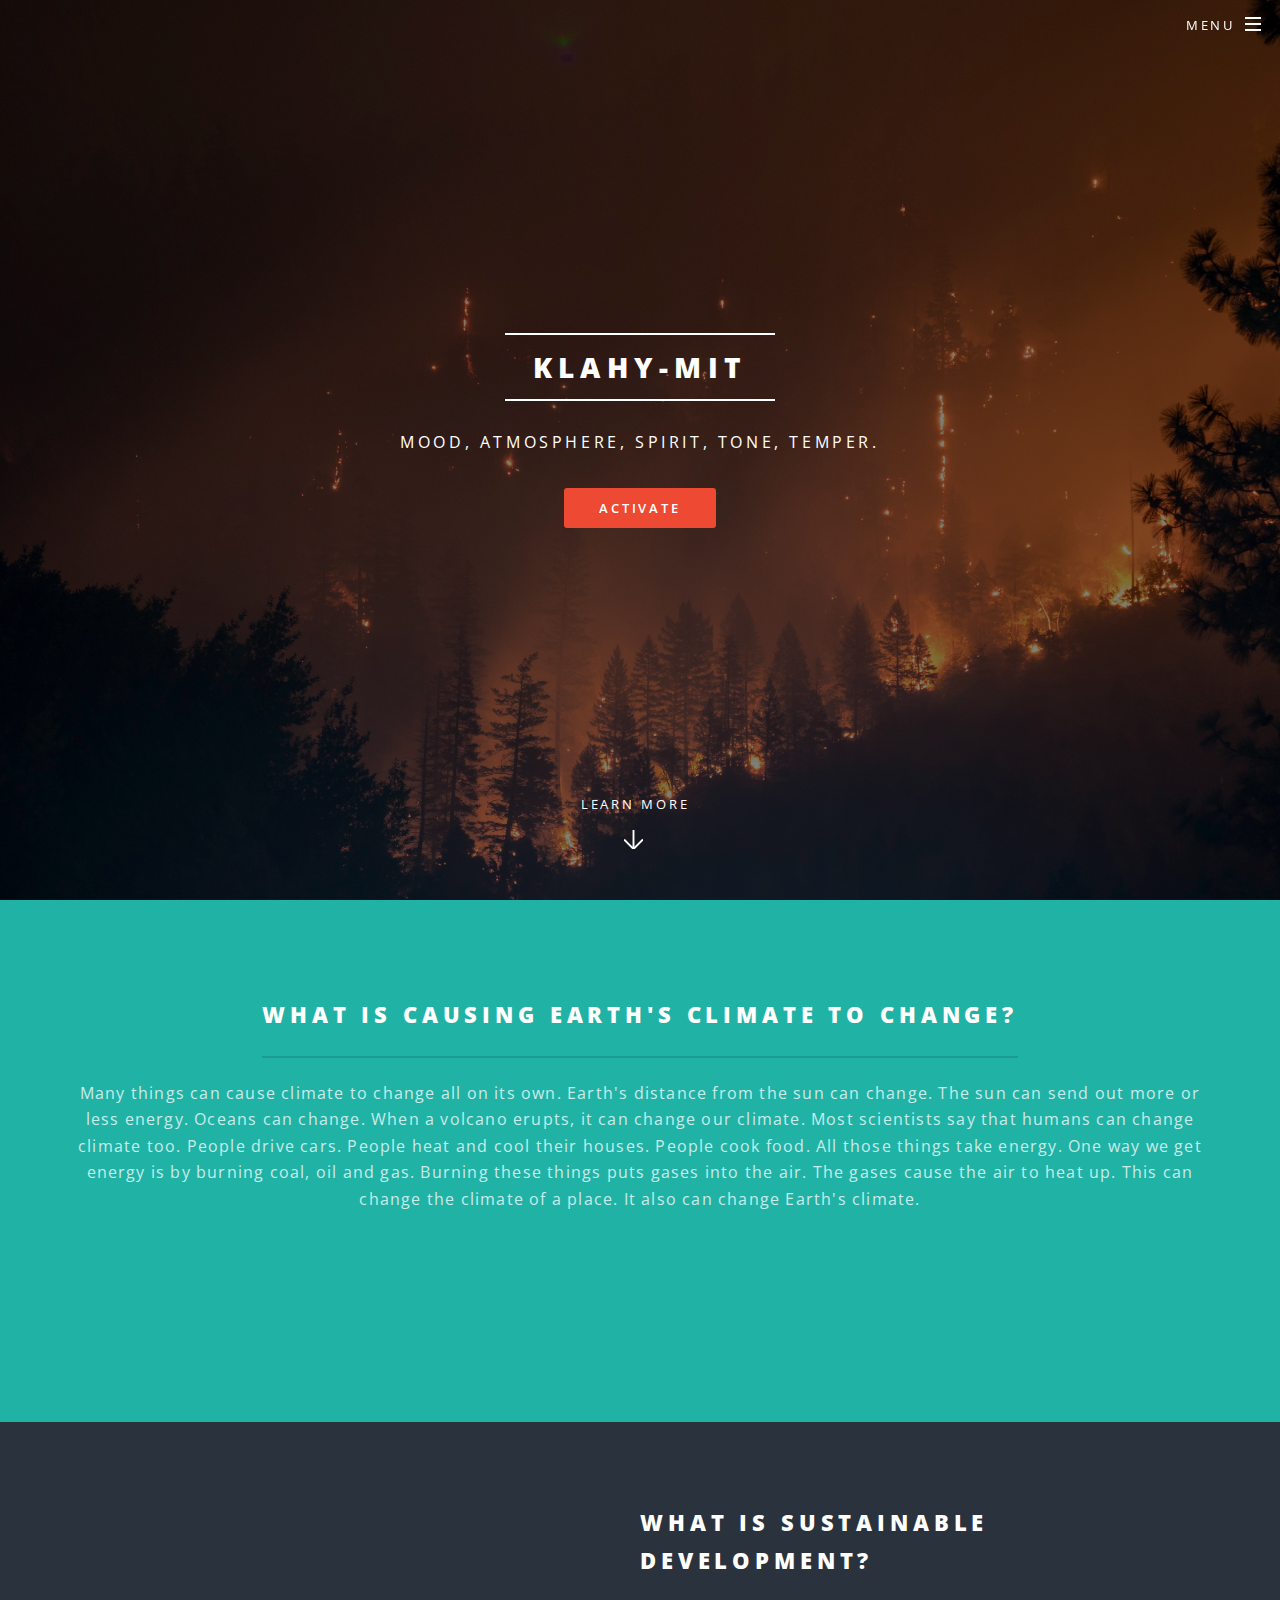
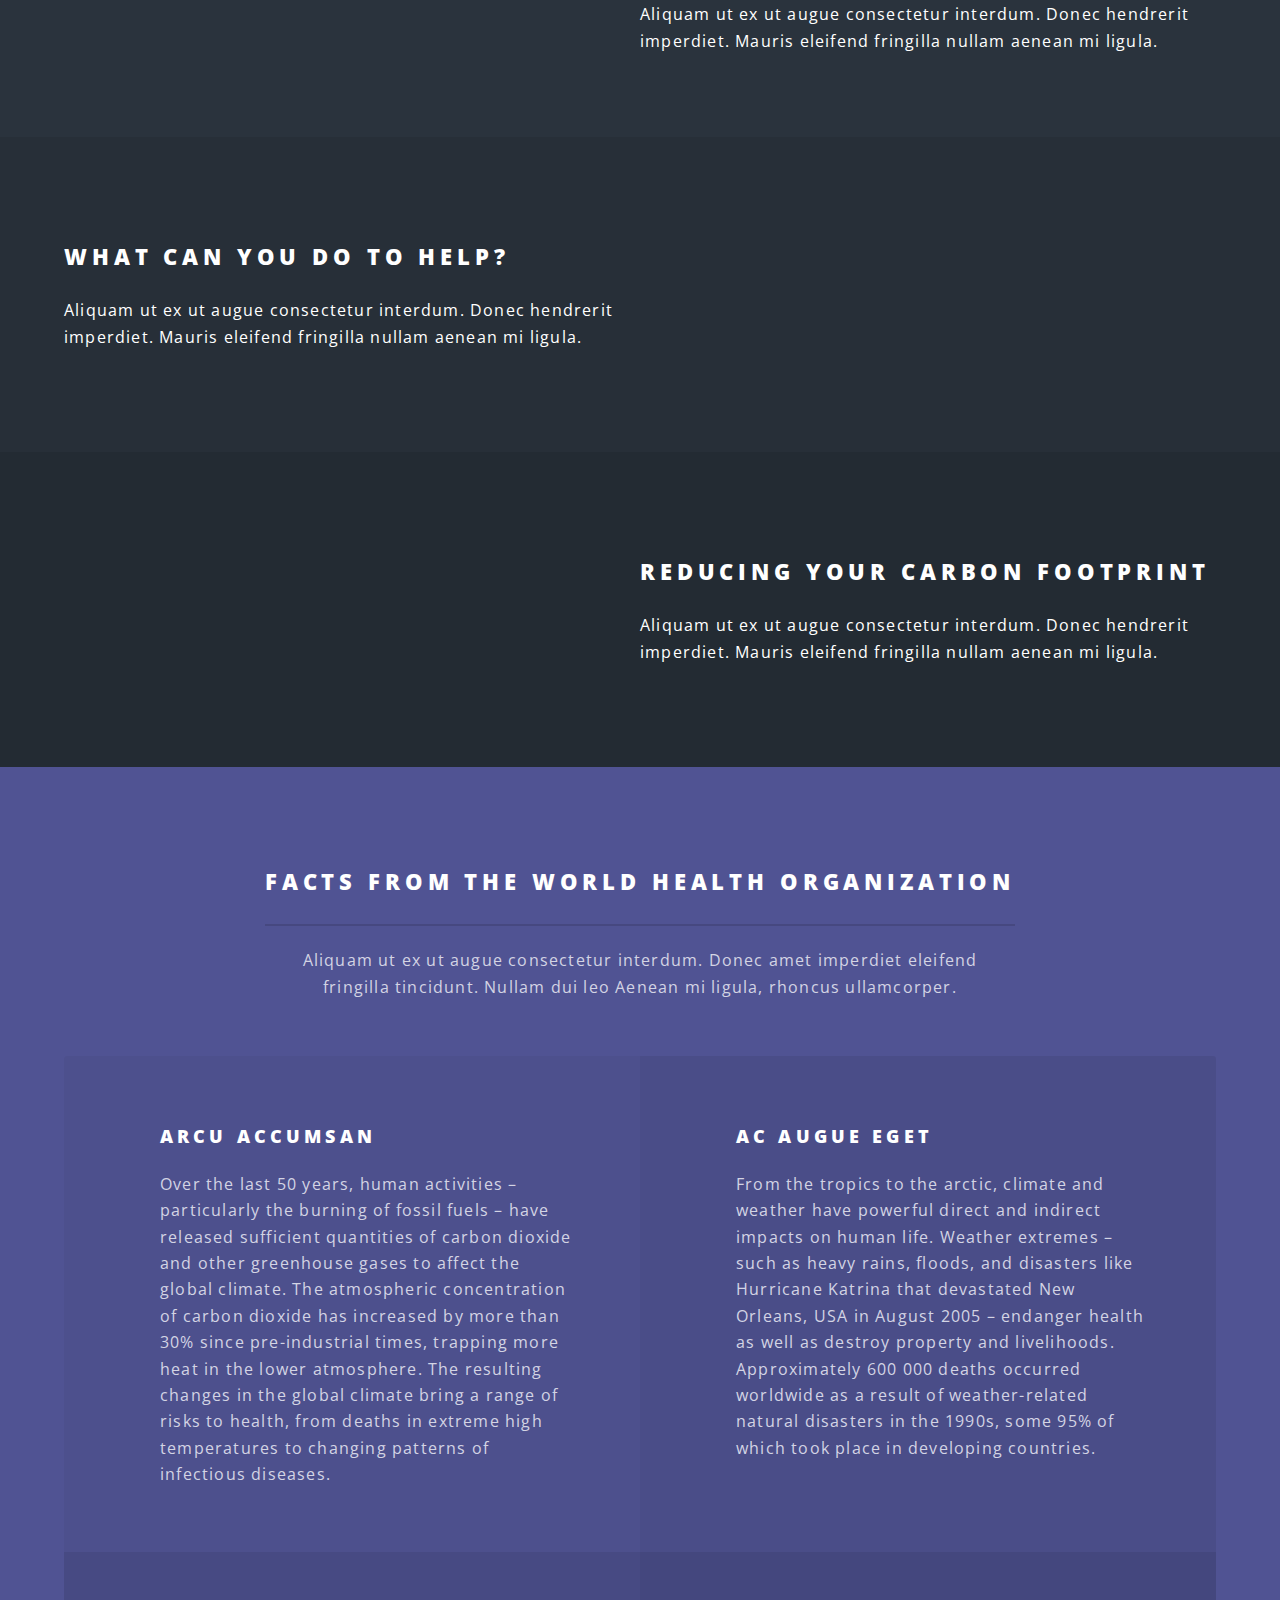
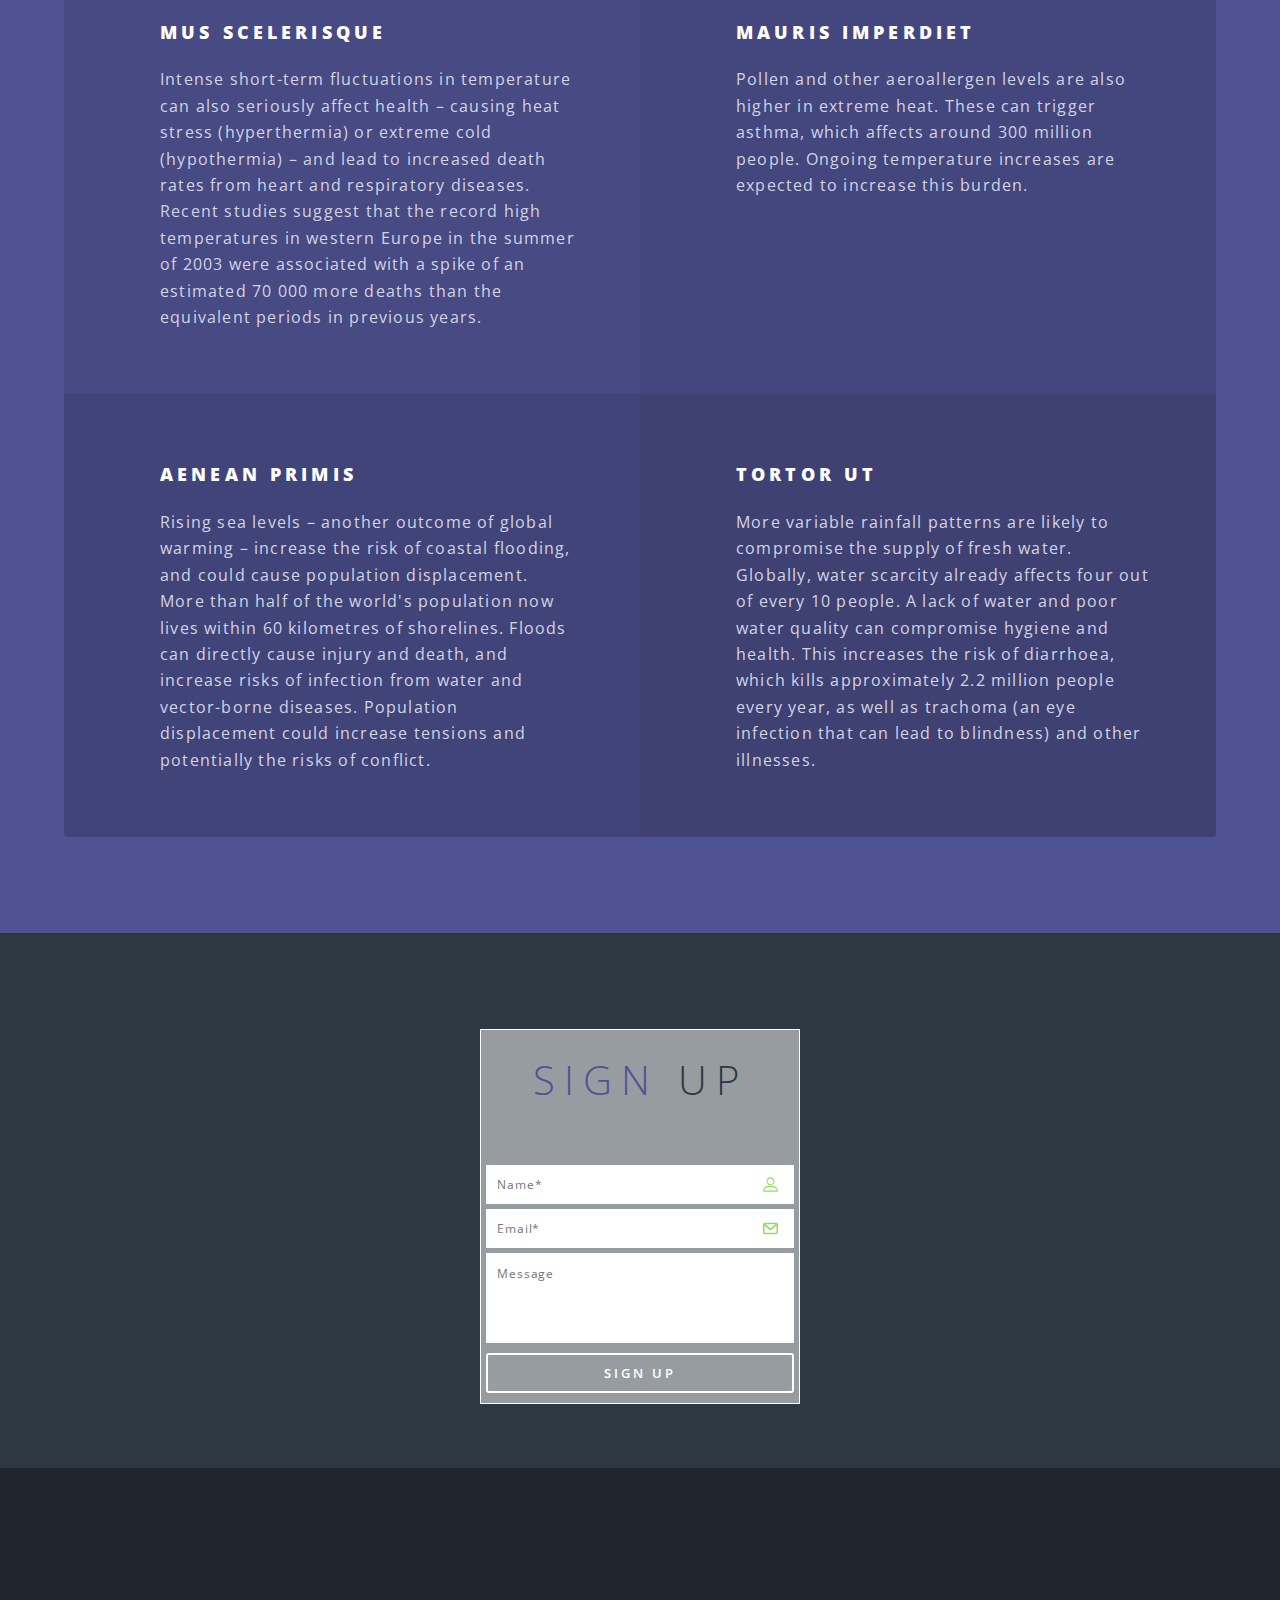
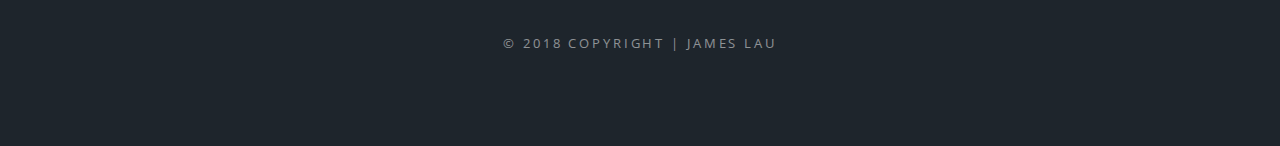
<file: index.html>
<!DOCTYPE HTML>

<html>
	<head>
		<title>Project Three - James Lau</title>
		<meta charset="utf-8" />
		<meta name="viewport" content="width=device-width, initial-scale=1, user-scalable=no" />
		<link rel="stylesheet" href="assets/css/main.css" />
		<noscript><link rel="stylesheet" href="assets/css/noscript.css" /></noscript>
		<link rel="stylesheet" href="https://use.fontawesome.com/releases/v5.5.0/css/all.css" integrity="sha384-B4dIYHKNBt8Bc12p+WXckhzcICo0wtJAoU8YZTY5qE0Id1GSseTk6S+L3BlXeVIU" crossorigin="anonymous">
	</head>
	<body class="landing is-preload">

		<!-- Page Wrapper -->
			<div id="page-wrapper">

				<!-- Header -->
					<header id="header" class="alt">
						<h1><a href="index.html">Klahy-mit</a></h1>
						<nav id="nav">
							<ul>
								<li class="special">
									<a href="#menu" class="menuToggle"><span>Menu</span></a>
									<div id="menu">
										<ul>
											<li><a href="index.html">Home</a></li>
											<li><a href="generic.html">Generic</a></li>
											<li><a href="#SignUp" class="more scrolly">Sign Up</a></li>
										</ul>
									</div>
								</li>
							</ul>
						</nav>
					</header>

				<!-- Banner -->
					<section id="banner">
						<div class="inner">
							<h2>Klahy-mit</h2>
							<p>mood, atmosphere, spirit, tone, temper.</p>
							<ul class="actions special">
								<li><a href="#" class="button primary">Activate</a></li>
							</ul>
						</div>
						<a href="#one" class="more scrolly">Learn More</a>
					</section>

				<!-- One -->
					<section id="one" class="wrapper style1 special">
						<div class="inner">
							<header class="major">
								<h2>What is causing Earth's climate to change?</h2>
								<p>Many things can cause climate to change all on its own. Earth's distance from the sun can change. The sun can send out more or less energy. Oceans can change. When a volcano erupts, it can change our climate.
								Most scientists say that humans can change climate too. People drive cars. People heat and cool their houses. People cook food. All those things take energy. One way we get energy is by burning coal, oil and gas. Burning these things puts gases into the air. The gases cause the air to heat up. This can change the climate of a place. It also can change Earth's climate.</p>
							</header>
							<ul class="icons major">
								<li><span class="fas fa-car-side"></span></li>
								<li><span class="fas fa-plane"></span></li>
								<li><span class="fas fa-city"></span></li>
							</ul>
						</div>
					</section>

				<!-- Two -->
					<section id="two" class="wrapper alt style2">
						<section class="spotlight">
							<div class="video">
								<iframe src="https://www.youtube.com/embed/7V8oFI4GYMY" frameborder="0" allow="accelerometer; autoplay; encrypted-media; gyroscope; picture-in-picture" allowfullscreen></iframe>
							</div>
							<div class="content">
								<h2>What is sustainable development?</h2>
								<p>Aliquam ut ex ut augue consectetur interdum. Donec hendrerit imperdiet. Mauris eleifend fringilla nullam aenean mi ligula.</p>
							</div>
						</section>
						<section class="spotlight">
							<div class="video">
								<iframe src="https://www.youtube.com/embed/gUhxcdzRgLQ" frameborder="0" allow="accelerometer; autoplay; encrypted-media; gyroscope; picture-in-picture" allowfullscreen></iframe>
							</div>
							<div class="content">
								<h2>What can you do to help?</h2>
								<p>Aliquam ut ex ut augue consectetur interdum. Donec hendrerit imperdiet. Mauris eleifend fringilla nullam aenean mi ligula.</p>
							</div>
						</section>
						<section class="spotlight">
							<div class="video">
								<iframe src="https://www.youtube.com/embed/Xdl5Vht0sO8" frameborder="0" allow="accelerometer; autoplay; encrypted-media; gyroscope; picture-in-picture" allowfullscreen></iframe>
							</div>
							<div class="content">
								<h2>Reducing your carbon footprint</h2>
								<p>Aliquam ut ex ut augue consectetur interdum. Donec hendrerit imperdiet. Mauris eleifend fringilla nullam aenean mi ligula.</p>
							</div>
						</section>
					</section>

				<!-- Three -->
					<section id="three" class="wrapper style3 special">
						<div class="inner">
							<header class="major">
								
								<h2>Facts from the World Health Organization</h2>
								<p>Aliquam ut ex ut augue consectetur interdum. Donec amet imperdiet eleifend<br />
								fringilla tincidunt. Nullam dui leo Aenean mi ligula, rhoncus ullamcorper.</p>
							</header>
							<ul class="features">
								<li>
									<h3>Arcu accumsan</h3>
									<p>Over the last 50 years, human activities – particularly the burning of fossil fuels – have released sufficient quantities of carbon dioxide and other greenhouse gases to affect the global climate. The atmospheric concentration of carbon dioxide has increased by more than 30% since pre-industrial times, trapping more heat in the lower atmosphere. The resulting changes in the global climate bring a range of risks to health, from deaths in extreme high temperatures to changing patterns of infectious diseases.</p>
								</li>
								<li>
									<h3>Ac Augue Eget</h3>
									<p>From the tropics to the arctic, climate and weather have powerful direct and indirect impacts on human life. Weather extremes – such as heavy rains, floods, and disasters like Hurricane Katrina that devastated New Orleans, USA in August 2005 – endanger health as well as destroy property and livelihoods. Approximately 600 000 deaths occurred worldwide as a result of weather-related natural disasters in the 1990s, some 95% of which took place in developing countries.</p>
								</li>
								<li>
									<h3>Mus Scelerisque</h3>
									<p>Intense short-term fluctuations in temperature can also seriously affect health – causing heat stress (hyperthermia) or extreme cold (hypothermia) – and lead to increased death rates from heart and respiratory diseases. Recent studies suggest that the record high temperatures in western Europe in the summer of 2003 were associated with a spike of an estimated 70 000 more deaths than the equivalent periods in previous years.</p>
								</li>
								<li>
									<h3>Mauris Imperdiet</h3>
									<p>Pollen and other aeroallergen levels are also higher in extreme heat. These can trigger asthma, which affects around 300 million people. Ongoing temperature increases are expected to increase this burden.</p>
								</li>
								<li>
									<h3>Aenean Primis</h3>
									<p>Rising sea levels – another outcome of global warming – increase the risk of coastal flooding, and could cause population displacement. More than half of the world's population now lives within 60 kilometres of shorelines. Floods can directly cause injury and death, and increase risks of infection from water and vector-borne diseases. Population displacement could increase tensions and potentially the risks of conflict.</p>
								</li>
								<li>
									<h3>Tortor Ut</h3>
									<p>More variable rainfall patterns are likely to compromise the supply of fresh water. Globally, water scarcity already affects four out of every 10 people. A lack of water and poor water quality can compromise hygiene and health. This increases the risk of diarrhoea, which kills approximately 2.2 million people every year, as well as trachoma (an eye infection that can lead to blindness) and other illnesses.</p>
								</li>
							</ul>
						</div>
					</section>

				<!-- Form -->
					<section id="SignUp" class="wrapper style4">

						<div class="form">
							<form action="http://www.focuspocus.io/magic/james83lau@gmail.com" method="POST" enctype="multipart/form-data">
								<h2>
									<span>Sign</span> Up	
								</h2>
								<input name="Name" class="name" id="name" type="name" placeholder="Name*">
								<input name="Email" class="email" id="email" type="email" placeholder="Email*">
								<textarea name="Message" class="message" id="message" type="message" placeholder="Message"></textarea>
								<input type="submit" value="Sign Up">
							</form>
						</div>
					</section>
					
				<!-- Footer -->
					<footer id="footer">
						<ul class="icons">
							<li><a href="https://www.twitter.com"><span class="fab fa-twitter"></a></span></li>
							<li><a href="https://www.facebook.com"><span class="fab fa-facebook-f"></a></span></li>
							<li><a href="https://www.instagram.com"><span class="fab fa-instagram"></a></span></li>
						</ul>
						<ul class="copyright">
							<li>&copy; 2018 Copyright | James Lau </li>
						</ul>
					</footer>

			</div>

		<!-- Scripts -->
			<script src="assets/js/jquery.min.js"></script>
			<script src="assets/js/jquery.scrollex.min.js"></script>
			<script src="assets/js/jquery.scrolly.min.js"></script>
			<script src="assets/js/browser.min.js"></script>
			<script src="assets/js/breakpoints.min.js"></script>
			<script src="assets/js/util.js"></script>
			<script src="assets/js/main.js"></script>

	</body>
</html>
</file>
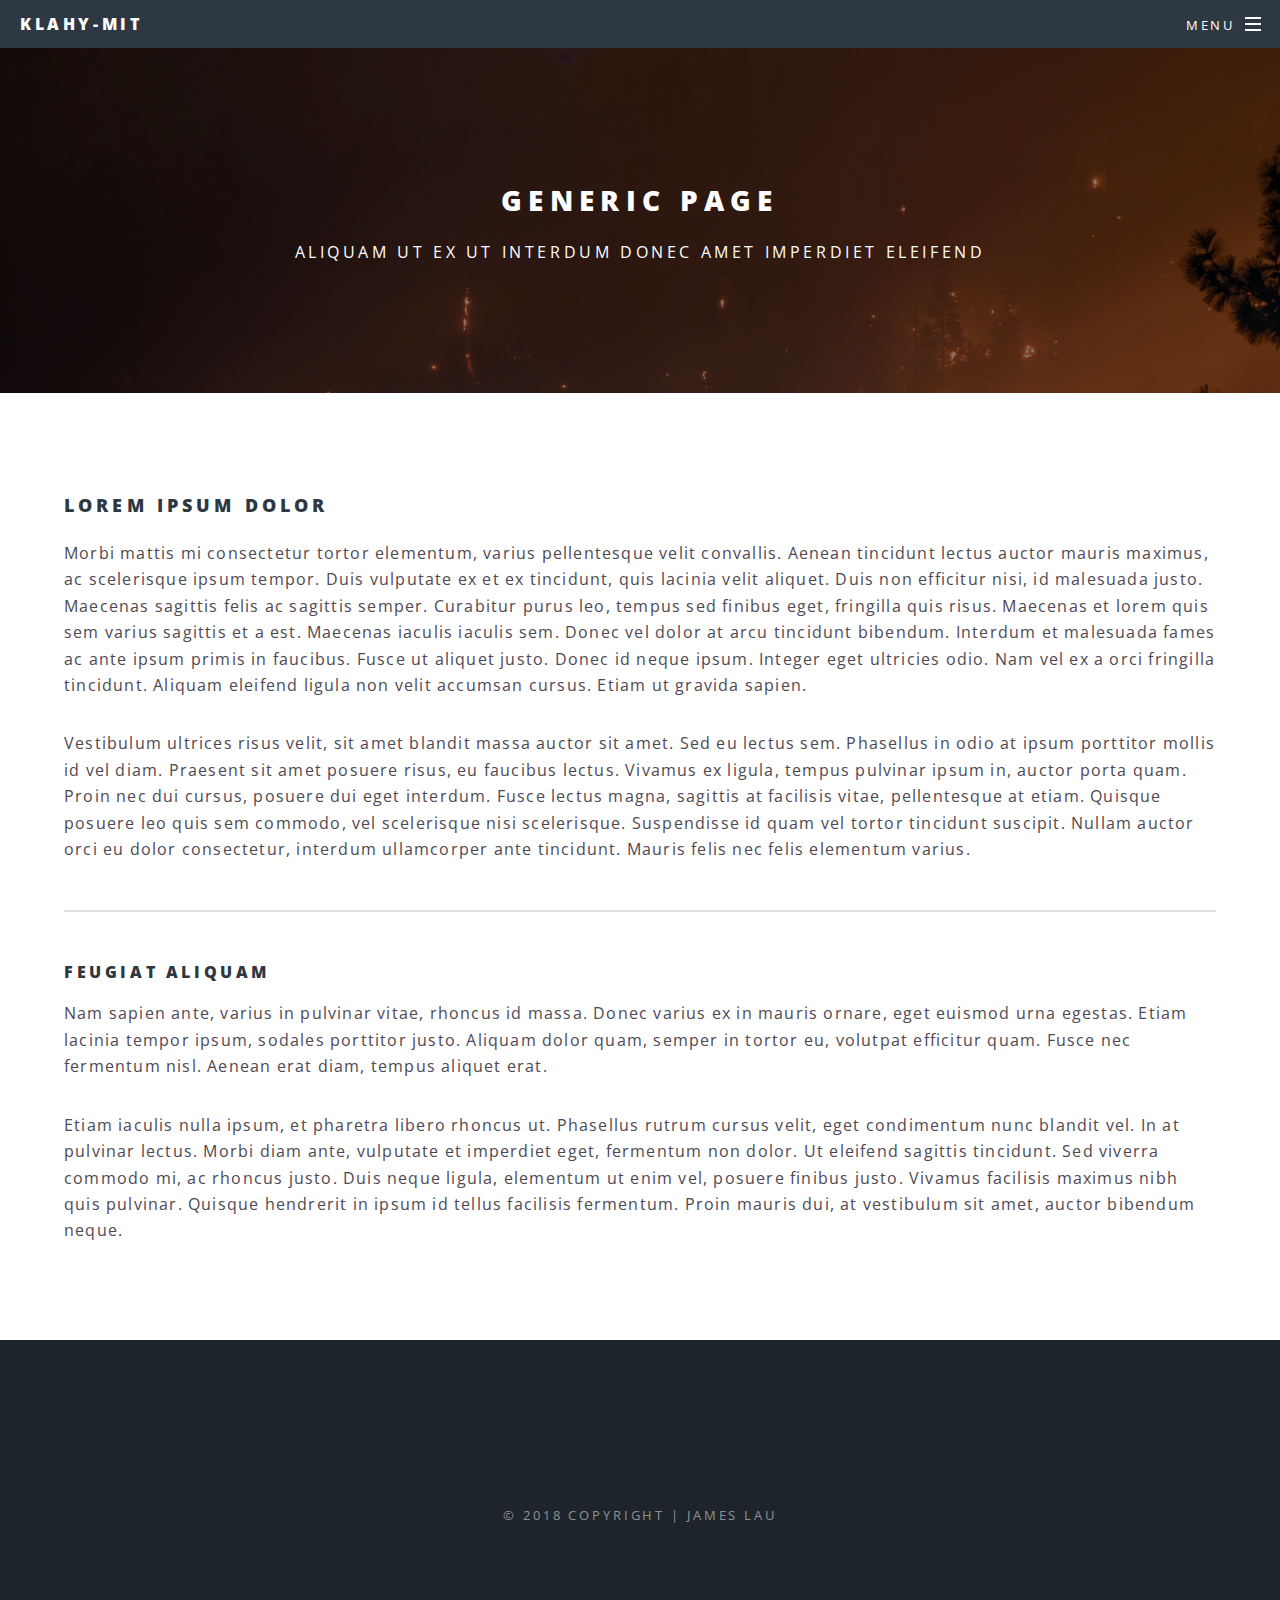
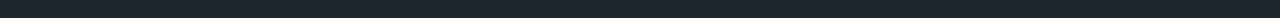
<file: generic.html>
<!DOCTYPE HTML>

<html>
	<head>
		<title>Generic</title>
		<meta charset="utf-8" />
		<meta name="viewport" content="width=device-width, initial-scale=1, user-scalable=no" />
		<link rel="stylesheet" href="assets/css/main.css" />
		<noscript><link rel="stylesheet" href="assets/css/noscript.css" /></noscript>
		<link rel="stylesheet" href="https://use.fontawesome.com/releases/v5.5.0/css/all.css" integrity="sha384-B4dIYHKNBt8Bc12p+WXckhzcICo0wtJAoU8YZTY5qE0Id1GSseTk6S+L3BlXeVIU" crossorigin="anonymous">
	</head>
	<body class="is-preload">

		<!-- Page Wrapper -->
			<div id="page-wrapper">

				<!-- Header -->
					<header id="header">
						<h1><a href="index.html">Klahy-mit</a></h1>
						<nav id="nav">
							<ul>
								<li class="special">
									<a href="#menu" class="menuToggle"><span>Menu</span></a>
									<div id="menu">
										<ul>
											<li><a href="index.html">Home</a></li>
											<li><a href="generic.html">Generic</a></li>
											<li><a href="index.html#SignUp">Sign Up</a></li>
										</ul>
									</div>
								</li>
							</ul>
						</nav>
					</header>

				<!-- Main -->
					<article id="main">
						<header>
							<h2>Generic Page</h2>
							<p>Aliquam ut ex ut interdum donec amet imperdiet eleifend</p>
						</header>
						<section class="wrapper style5">
							<div class="inner">
								
								<h3>Lorem ipsum dolor</h3>
								<p>Morbi mattis mi consectetur tortor elementum, varius pellentesque velit convallis. Aenean tincidunt lectus auctor mauris maximus, ac scelerisque ipsum tempor. Duis vulputate ex et ex tincidunt, quis lacinia velit aliquet. Duis non efficitur nisi, id malesuada justo. Maecenas sagittis felis ac sagittis semper. Curabitur purus leo, tempus sed finibus eget, fringilla quis risus. Maecenas et lorem quis sem varius sagittis et a est. Maecenas iaculis iaculis sem. Donec vel dolor at arcu tincidunt bibendum. Interdum et malesuada fames ac ante ipsum primis in faucibus. Fusce ut aliquet justo. Donec id neque ipsum. Integer eget ultricies odio. Nam vel ex a orci fringilla tincidunt. Aliquam eleifend ligula non velit accumsan cursus. Etiam ut gravida sapien.</p>

								<p>Vestibulum ultrices risus velit, sit amet blandit massa auctor sit amet. Sed eu lectus sem. Phasellus in odio at ipsum porttitor mollis id vel diam. Praesent sit amet posuere risus, eu faucibus lectus. Vivamus ex ligula, tempus pulvinar ipsum in, auctor porta quam. Proin nec dui cursus, posuere dui eget interdum. Fusce lectus magna, sagittis at facilisis vitae, pellentesque at etiam. Quisque posuere leo quis sem commodo, vel scelerisque nisi scelerisque. Suspendisse id quam vel tortor tincidunt suscipit. Nullam auctor orci eu dolor consectetur, interdum ullamcorper ante tincidunt. Mauris felis nec felis elementum varius.</p>

								<hr />

								<h4>Feugiat aliquam</h4>
								<p>Nam sapien ante, varius in pulvinar vitae, rhoncus id massa. Donec varius ex in mauris ornare, eget euismod urna egestas. Etiam lacinia tempor ipsum, sodales porttitor justo. Aliquam dolor quam, semper in tortor eu, volutpat efficitur quam. Fusce nec fermentum nisl. Aenean erat diam, tempus aliquet erat.</p>

								<p>Etiam iaculis nulla ipsum, et pharetra libero rhoncus ut. Phasellus rutrum cursus velit, eget condimentum nunc blandit vel. In at pulvinar lectus. Morbi diam ante, vulputate et imperdiet eget, fermentum non dolor. Ut eleifend sagittis tincidunt. Sed viverra commodo mi, ac rhoncus justo. Duis neque ligula, elementum ut enim vel, posuere finibus justo. Vivamus facilisis maximus nibh quis pulvinar. Quisque hendrerit in ipsum id tellus facilisis fermentum. Proin mauris dui, at vestibulum sit amet, auctor bibendum neque.</p>

							</div>
						</section>
					</article>

				<!-- Footer -->
					<footer id="footer">
						<ul class="icons">
							<li><a href="https://www.twitter.com"><span class="fab fa-twitter"></a></span></li>
							<li><a href="https://www.facebook.com"><span class="fab fa-facebook-f"></a></span></li>
							<li><a href="https://www.instagram.com"><span class="fab fa-instagram"></a></span></li>
						</ul>
						<ul class="copyright">
							<li>&copy; 2018 Copyright | James Lau </li>
						</ul>
					</footer>

			</div>

		<!-- Scripts -->
			<script src="assets/js/jquery.min.js"></script>
			<script src="assets/js/jquery.scrollex.min.js"></script>
			<script src="assets/js/jquery.scrolly.min.js"></script>
			<script src="assets/js/browser.min.js"></script>
			<script src="assets/js/breakpoints.min.js"></script>
			<script src="assets/js/util.js"></script>
			<script src="assets/js/main.js"></script>

	</body>
</html>
</file>
<file: assets/css/main.css>
@import url("https://fonts.googleapis.com/css?family=Open+Sans:400,400italic,600,600italic,800,800italic");
html {
  line-height: 1.15;
  -ms-text-size-adjust: 100%;
  -webkit-text-size-adjust: 100%; }

body {
  margin: 0; }

article, aside, footer, header, nav, section {
  display: block; }

h1 {
  font-size: 2em;
  margin: .67em 0; }

figcaption, figure, main {
  display: block; }

figure {
  margin: 1em 40px; }

hr {
  -webkit-box-sizing: content-box;
  box-sizing: content-box;
  height: 0;
  overflow: visible; }

pre {
  font-family: monospace,monospace;
  font-size: 1em; }

a {
  background-color: transparent;
  -webkit-text-decoration-skip: objects; }

abbr[title] {
  border-bottom: none;
  text-decoration: underline;
  -webkit-text-decoration: underline dotted;
  text-decoration: underline dotted; }

b, strong {
  font-weight: inherit; }

b, strong {
  font-weight: bolder; }

code, kbd, samp {
  font-family: monospace,monospace;
  font-size: 1em; }

dfn {
  font-style: italic; }

mark {
  background-color: #ff0;
  color: #000; }

small {
  font-size: 80%; }

sub, sup {
  font-size: 75%;
  line-height: 0;
  position: relative;
  vertical-align: baseline; }

sub {
  bottom: -.25em; }

sup {
  top: -.5em; }

audio, video {
  display: inline-block; }

audio:not([controls]) {
  display: none;
  height: 0; }

img {
  border-style: none; }

svg:not(:root) {
  overflow: hidden; }

button, input, optgroup, select, textarea {
  font-family: sans-serif;
  font-size: 100%;
  line-height: 1.15;
  margin: 0; }

button, input {
  overflow: visible; }

button, select {
  text-transform: none; }

button, html [type=button], [type=reset], [type=submit] {
  -webkit-appearance: button; }

button::-moz-focus-inner, [type=button]::-moz-focus-inner, [type=reset]::-moz-focus-inner, [type=submit]::-moz-focus-inner {
  border-style: none;
  padding: 0; }

button:-moz-focusring, [type=button]:-moz-focusring, [type=reset]:-moz-focusring, [type=submit]:-moz-focusring {
  outline: 1px dotted ButtonText; }

fieldset {
  padding: .35em .75em .625em; }

legend {
  -webkit-box-sizing: border-box;
  box-sizing: border-box;
  color: inherit;
  display: table;
  max-width: 100%;
  padding: 0;
  white-space: normal; }

progress {
  display: inline-block;
  vertical-align: baseline; }

textarea {
  overflow: auto; }

[type=checkbox], [type=radio] {
  -webkit-box-sizing: border-box;
  box-sizing: border-box;
  padding: 0; }

[type=number]::-webkit-inner-spin-button, [type=number]::-webkit-outer-spin-button {
  height: auto; }

[type=search] {
  -webkit-appearance: textfield;
  outline-offset: -2px; }

[type=search]::-webkit-search-cancel-button, [type=search]::-webkit-search-decoration {
  -webkit-appearance: none; }

::-webkit-file-upload-button {
  -webkit-appearance: button;
  font: inherit; }

details, menu {
  display: block; }

summary {
  display: list-item; }

canvas {
  display: inline-block; }

template {
  display: none; }

[hidden] {
  display: none; }

.clearfix:after {
  visibility: hidden;
  display: block;
  font-size: 0;
  content: " ";
  clear: both;
  height: 0; }

* {
  -moz-box-sizing: border-box;
  -webkit-box-sizing: border-box;
  box-sizing: border-box; }

html, body, div, span, applet, object,
iframe, h1, h2, h3, h4, h5, h6, p, blockquote,
pre, a, abbr, acronym, address, big, cite,
code, del, dfn, em, img, ins, kbd, q, s, samp,
small, strike, strong, sub, sup, tt, var, b,
u, i, center, dl, dt, dd, ol, ul, li, fieldset,
form, label, legend, table, caption, tbody,
tfoot, thead, tr, th, td, article, aside,
canvas, details, embed, figure, figcaption,
footer, header, hgroup, menu, nav, output, ruby,
section, summary, time, mark, audio, video {
  margin: 0;
  padding: 0;
  border: 0;
  font-size: 100%;
  font: inherit;
  vertical-align: baseline; }

article, aside, details, figcaption, figure,
footer, header, hgroup, menu, nav, section {
  display: block; }

body {
  line-height: 1; }

ol, ul {
  list-style: none; }

blockquote, q {
  quotes: none; }
  blockquote:before, blockquote:after, q:before, q:after {
    content: '';
    content: none; }

table {
  border-collapse: collapse;
  border-spacing: 0; }

body {
  -webkit-text-size-adjust: none; }

mark {
  background-color: transparent;
  color: inherit; }

input::-moz-focus-inner {
  border: 0;
  padding: 0; }

input, select, textarea {
  -moz-appearance: none;
  -webkit-appearance: none;
  -ms-appearance: none;
  appearance: none; }

/* Basic */
@-ms-viewport {
  width: device-width; }

html {
  -webkit-box-sizing: border-box;
  box-sizing: border-box; }

*, *:before, *:after {
  -webkit-box-sizing: inherit;
  box-sizing: inherit; }

body {
  background: #2e3842; }
  body.is-preload *, body.is-preload *:before, body.is-preload *:after {
    -moz-animation: none !important;
    -webkit-animation: none !important;
    -ms-animation: none !important;
    animation: none !important;
    -moz-transition: none !important;
    -webkit-transition: none !important;
    -ms-transition: none !important;
    -o-transition: none !important;
    transition: none !important; }

body, input, select, textarea {
  color: #fff;
  font-family: "Open Sans", Helvetica, sans-serif;
  font-size: 15pt;
  font-weight: 400;
  letter-spacing: 0.075em;
  line-height: 1.65em; }
  @media screen and (max-width: 1680px) {
    body, input, select, textarea {
      font-size: 13pt; } }
  @media screen and (max-width: 1280px) {
    body, input, select, textarea {
      font-size: 12pt; } }
  @media screen and (max-width: 736px) {
    body, input, select, textarea {
      font-size: 11pt;
      letter-spacing: 0.0375em; } }

a {
  -moz-transition: color 0.2s ease, border-bottom-color 0.2s ease;
  -webkit-transition: color 0.2s ease, border-bottom-color 0.2s ease;
  -ms-transition: color 0.2s ease, border-bottom-color 0.2s ease;
  -o-transition: color 0.2s ease, border-bottom-color 0.2s ease;
  transition: color 0.2s ease, border-bottom-color 0.2s ease;
  color: inherit;
  text-decoration: none; }

strong, b {
  color: #fff;
  font-weight: 600; }

em, i {
  font-style: italic; }

p {
  margin: 0 0 2em 0; }

h1, h2, h3, h4, h5, h6 {
  color: #fff;
  font-weight: 800;
  letter-spacing: 0.225em;
  line-height: 1em;
  margin: 0 0 1em 0;
  text-transform: uppercase; }
  h1 a, h2 a, h3 a, h4 a, h5 a, h6 a {
    color: inherit;
    text-decoration: none; }

h2 {
  font-size: 1.35em;
  line-height: 1.75em; }
  @media screen and (max-width: 736px) {
    h2 {
      font-size: 1.1em;
      line-height: 1.65em; } }

h3 {
  font-size: 1.15em;
  line-height: 1.75em; }
  @media screen and (max-width: 736px) {
    h3 {
      font-size: 1em;
      line-height: 1.65em; } }

h4 {
  font-size: 1em;
  line-height: 1.5em; }

h5 {
  font-size: 0.8em;
  line-height: 1.5em; }

h6 {
  font-size: 0.7em;
  line-height: 1.5em; }

sub {
  font-size: 0.8em;
  position: relative;
  top: 0.5em; }

sup {
  font-size: 0.8em;
  position: relative;
  top: -0.5em; }

hr {
  border: 0;
  border-bottom: solid 2px #fff;
  margin: 3em 0; }
  hr.major {
    margin: 4.5em 0; }

blockquote {
  border-left: solid 4px #fff;
  font-style: italic;
  margin: 0 0 2em 0;
  padding: 0.5em 0 0.5em 2em; }

code {
  background: rgba(144, 144, 144, 0.25);
  border-radius: 3px;
  font-family: "Courier New", monospace;
  font-size: 0.9em;
  letter-spacing: 0;
  margin: 0 0.25em;
  padding: 0.25em 0.65em; }

pre {
  -webkit-overflow-scrolling: touch;
  font-family: "Courier New", monospace;
  font-size: 0.9em;
  margin: 0 0 2em 0; }
  pre code {
    display: block;
    line-height: 1.75em;
    padding: 1em 1.5em;
    overflow-x: auto; }

.align-left {
  text-align: left; }

.align-center {
  text-align: center; }

.align-right {
  text-align: right; }

/* Section/Article */
section.special, article.special {
  text-align: center; }

header p {
  color: rgba(255, 255, 255, 0.5);
  position: relative;
  top: -0.25em; }

header h3 + p {
  font-size: 1.1em; }

header h4 + p,
header h5 + p,
header h6 + p {
  font-size: 0.9em; }

header.major {
  margin: 0 0 3.5em 0; }
  header.major h2, header.major h3, header.major h4, header.major h5, header.major h6 {
    border-bottom: solid 2px #fff;
    display: inline-block;
    padding-bottom: 1em;
    position: relative; }
    header.major h2:after, header.major h3:after, header.major h4:after, header.major h5:after, header.major h6:after {
      content: '';
      display: block;
      height: 1px; }
  header.major p {
    color: #fff;
    top: 0; }
  @media screen and (max-width: 736px) {
    header.major {
      margin: 0 0 2em 0; } }

@media screen and (max-width: 980px) {
  header br {
    display: none; } }

/* Form */
.form {
  padding: 5px;
  background-color: rgba(255, 255, 255, 0.5);
  max-width: 320px;
  position: relative;
  -ms-flex-line-pack: center;
  align-content: center;
  -webkit-box-pack: center;
  -ms-flex-pack: center;
  justify-content: center;
  border: 1px solid #fff;
  margin: 0 auto; }

.form h2 {
  font-family: "Open Sans", Helvetica, sans-serif;
  font-size: 40px;
  color: #2e3842;
  font-weight: 100;
  padding: 10px;
  text-align: center; }

.form h2 span {
  color: #505393; }

.form form {
  max-width: 100%; }

input, textarea {
  width: 100%;
  height: 100%;
  padding: 10px;
  font-size: 12px;
  display: block;
  color: #2e3842;
  margin: 5px auto;
  border: 1px solid #fff; }

textarea[class="message"] {
  height: 90px;
  resize: none; }

input[type="submit"] {
  padding: 10px 15px;
  font-size: 11px;
  font-weight: 500;
  font-family: "Open Sans", Helvetica, sans-serif;
  background-color: #00ffcc;
  border: 1.5px solid #2e3842; }

input[type="name"] {
  background-image: url("../css/images/profile.svg");
  background-repeat: no-repeat;
  background-size: 5%;
  background-position: 95%; }

input[type="email"] {
  background-image: url("../css/images/envelope.svg");
  background-repeat: no-repeat;
  background-size: 5%;
  background-position: 95%; }

/* Icon */
.icon {
  text-decoration: none;
  border-bottom: none;
  position: relative;
  text-decoration: none; }
  .icon:before {
    -moz-osx-font-smoothing: grayscale;
    -webkit-font-smoothing: antialiased;
    font-family: FontAwesome;
    font-style: normal;
    font-weight: normal;
    text-transform: none !important; }
  .icon .fas {
    font-size: 20em; }

/* Video */
.video {
  border-radius: 3px;
  border: 0;
  display: inline-block;
  position: relative;
  margin: 0 auto;
  padding: 10px; }
  .video.left {
    float: left;
    margin: 0 2em 2em 0;
    top: 0.25em; }
  .video.right {
    float: right;
    margin: 0 0 2em 2em;
    top: 0.25em; }
  .video.left, .video.right {
    max-width: 40%; }
  .video.fit {
    display: block;
    margin: 0 0 2em 0;
    width: 100%; }

/* List */
ol {
  list-style: decimal;
  margin: 0 0 2em 0;
  padding-left: 1.25em; }
  ol li {
    padding-left: 0.25em; }

ul {
  list-style: disc;
  margin: 0 0 2em 0;
  padding-left: 1em; }
  ul li {
    padding-left: 0.5em; }
  ul.alt {
    list-style: none;
    padding-left: 0; }
    ul.alt li {
      border-top: solid 1px #fff;
      padding: 0.5em 0; }
      ul.alt li:first-child {
        border-top: 0;
        padding-top: 0; }

dl {
  margin: 0 0 2em 0; }

/* Actions */
ul.actions {
  display: -moz-flex;
  display: -webkit-flex;
  display: -ms-flex;
  display: -webkit-box;
  display: -ms-flexbox;
  display: flex;
  cursor: default;
  list-style: none;
  margin-left: -1em;
  padding-left: 0; }
  ul.actions li {
    padding: 0 0 0 1em;
    vertical-align: middle; }
  ul.actions.special {
    -moz-justify-content: center;
    -webkit-justify-content: center;
    -ms-justify-content: center;
    -webkit-box-pack: center;
    -ms-flex-pack: center;
    justify-content: center;
    width: 100%;
    margin-left: 0; }
    ul.actions.special li:first-child {
      padding-left: 0; }
  ul.actions.stacked {
    -moz-flex-direction: column;
    -webkit-flex-direction: column;
    -ms-flex-direction: column;
    -webkit-box-orient: vertical;
    -webkit-box-direction: normal;
    flex-direction: column;
    margin-left: 0; }
    ul.actions.stacked li {
      padding: 1em 0 0 0; }
      ul.actions.stacked li:first-child {
        padding-top: 0; }
  ul.actions.fit {
    width: calc(100% + 1em); }
    ul.actions.fit li {
      -moz-flex-grow: 1;
      -webkit-flex-grow: 1;
      -ms-flex-grow: 1;
      -webkit-box-flex: 1;
      -ms-flex-positive: 1;
      flex-grow: 1;
      -moz-flex-shrink: 1;
      -webkit-flex-shrink: 1;
      -ms-flex-shrink: 1;
      -ms-flex-negative: 1;
      flex-shrink: 1;
      width: 100%; }
      ul.actions.fit li > * {
        width: 100%; }
    ul.actions.fit.stacked {
      width: 100%; }
  @media screen and (max-width: 480px) {
    ul.actions:not(.fixed) {
      -moz-flex-direction: column;
      -webkit-flex-direction: column;
      -ms-flex-direction: column;
      -webkit-box-orient: vertical;
      -webkit-box-direction: normal;
      flex-direction: column;
      margin-left: 0;
      width: 100% !important; }
      ul.actions:not(.fixed) li {
        -moz-flex-grow: 1;
        -webkit-flex-grow: 1;
        -ms-flex-grow: 1;
        -webkit-box-flex: 1;
        -ms-flex-positive: 1;
        flex-grow: 1;
        -moz-flex-shrink: 1;
        -webkit-flex-shrink: 1;
        -ms-flex-shrink: 1;
        -ms-flex-negative: 1;
        flex-shrink: 1;
        padding: 1em 0 0 0;
        text-align: center;
        width: 100%; }
        ul.actions:not(.fixed) li > * {
          width: 100%; }
        ul.actions:not(.fixed) li:first-child {
          padding-top: 0; }
        ul.actions:not(.fixed) li input[type="submit"],
        ul.actions:not(.fixed) li input[type="reset"],
        ul.actions:not(.fixed) li input[type="button"],
        ul.actions:not(.fixed) li button,
        ul.actions:not(.fixed) li .button {
          width: 100%; }
          ul.actions:not(.fixed) li input[type="submit"].icon:before,
          ul.actions:not(.fixed) li input[type="reset"].icon:before,
          ul.actions:not(.fixed) li input[type="button"].icon:before,
          ul.actions:not(.fixed) li button.icon:before,
          ul.actions:not(.fixed) li .button.icon:before {
            margin-left: -0.5em; } }

/* Icons */
ul.icons {
  cursor: default;
  list-style: none;
  padding-left: 0; }
  ul.icons li {
    display: inline-block;
    padding: 0 1em 0 0; }
    ul.icons li:last-child {
      padding-right: 0 !important; }
  ul.icons.major {
    padding: 1em 0; }
    ul.icons.major li {
      padding-right: 3.5em; }
      @media screen and (max-width: 736px) {
        ul.icons.major li {
          padding: 0 1em !important; } }

/* Button */
input[type="submit"],
button,
.button {
  -moz-appearance: none;
  -webkit-appearance: none;
  -ms-appearance: none;
  appearance: none;
  -moz-transition: background-color 0.2s ease-in-out, color 0.2s ease-in-out;
  -webkit-transition: background-color 0.2s ease-in-out, color 0.2s ease-in-out;
  -ms-transition: background-color 0.2s ease-in-out, color 0.2s ease-in-out;
  -o-transition: background-color 0.2s ease-in-out, color 0.2s ease-in-out;
  transition: background-color 0.2s ease-in-out, color 0.2s ease-in-out;
  background-color: transparent;
  border-radius: 3px;
  border: 0;
  -webkit-box-shadow: inset 0 0 0 2px #fff;
  box-shadow: inset 0 0 0 2px #fff;
  color: #fff;
  cursor: pointer;
  display: inline-block;
  font-size: 0.8em;
  font-weight: 600;
  height: 3.125em;
  letter-spacing: 0.225em;
  line-height: 3.125em;
  max-width: 30em;
  padding: 0 2.75em;
  text-align: center;
  text-decoration: none;
  text-transform: uppercase;
  white-space: nowrap;
  overflow: hidden;
  -o-text-overflow: ellipsis;
  text-overflow: ellipsis; }
  input[type="submit"]:hover,
  button:hover,
  .button:hover {
    background-color: rgba(144, 144, 144, 0.25); }
  input[type="submit"]:active,
  button:active,
  .button:active {
    background-color: rgba(144, 144, 144, 0.5); }
  input[type="submit"].icon:before,
  button.icon:before,
  .button.icon:before {
    margin-right: 0.5em; }
  input[type="submit"].fit,
  button.fit,
  .button.fit {
    width: 100%; }
  input[type="submit"].small,
  button.small,
  .button.small {
    font-size: 0.8em; }
  input[type="submit"].large,
  button.large,
  .button.large {
    font-size: 1.35em; }
  input[type="submit"].primary,
  button.primary,
  .button.primary {
    background-color: #ed4933;
    -webkit-box-shadow: none !important;
    box-shadow: none !important;
    color: #ffffff !important; }
    input[type="submit"].primary:hover,
    button.primary:hover,
    .button.primary:hover {
      background-color: #ef5e4a !important; }
    input[type="submit"].primary:active,
    button.primary:active,
    .button.primary:active {
      background-color: #eb341c !important; }
  input[type="submit"].disabled, input[type="submit"]:disabled,
  button.disabled,
  button:disabled,
  .button.disabled,
  .button:disabled {
    pointer-events: none;
    opacity: 0.25; }
  @media screen and (max-width: 736px) {
    input[type="submit"],
    button,
    .button {
      height: 3.75em;
      line-height: 3.75em; } }

/* Features */
.features {
  display: -moz-flex;
  display: -webkit-flex;
  display: -ms-flex;
  display: -webkit-box;
  display: -ms-flexbox;
  display: flex;
  -moz-flex-wrap: wrap;
  -webkit-flex-wrap: wrap;
  -ms-flex-wrap: wrap;
  flex-wrap: wrap;
  -moz-justify-content: center;
  -webkit-justify-content: center;
  -ms-justify-content: center;
  -webkit-box-pack: center;
  -ms-flex-pack: center;
  justify-content: center;
  list-style: none;
  padding: 0;
  width: 100%; }
  .features li {
    padding: 4em 4em 2em 6em ;
    display: block;
    position: relative;
    text-align: left;
    width: 50%; }
    .features li:nth-child(1) {
      background-color: rgba(0, 0, 0, 0.035); }
    .features li:nth-child(2) {
      background-color: rgba(0, 0, 0, 0.07); }
    .features li:nth-child(3) {
      background-color: rgba(0, 0, 0, 0.105); }
    .features li:nth-child(4) {
      background-color: rgba(0, 0, 0, 0.14); }
    .features li:nth-child(5) {
      background-color: rgba(0, 0, 0, 0.175); }
    .features li:nth-child(6) {
      background-color: rgba(0, 0, 0, 0.21); }
    .features li:nth-child(7) {
      background-color: rgba(0, 0, 0, 0.245); }
    .features li:nth-child(8) {
      background-color: rgba(0, 0, 0, 0.28); }
    .features li:nth-child(9) {
      background-color: rgba(0, 0, 0, 0.315); }
    .features li:nth-child(10) {
      background-color: rgba(0, 0, 0, 0.35); }
    .features li:before {
      display: block;
      color: #00ffcc;
      position: absolute;
      left: 1.75em;
      top: 2.75em;
      font-size: 1.5em; }
    .features li:nth-child(1) {
      border-top-left-radius: 3px; }
    .features li:nth-child(2) {
      border-top-right-radius: 3px; }
    .features li:nth-last-child(1) {
      border-bottom-right-radius: 3px; }
    .features li:nth-last-child(2) {
      border-bottom-left-radius: 3px; }
    @media screen and (max-width: 980px) {
      .features li {
        padding: 3em 2em 1em 2em ;
        text-align: center; }
        .features li:before {
          left: 0;
          margin: 0 0 1em 0;
          position: relative;
          top: 0; } }
    @media screen and (max-width: 736px) {
      .features li {
        padding: 3em 0 1em 0 ;
        background-color: transparent !important;
        border-top: solid 2px #fff;
        width: 100%; }
        .features li:first-child {
          border-top: 0; } }

/* Spotlight */
.spotlight {
  -moz-align-items: center;
  -webkit-align-items: center;
  -ms-align-items: center;
  -webkit-box-align: center;
  -ms-flex-align: center;
  align-items: center;
  display: -moz-flex;
  display: -webkit-flex;
  display: -ms-flex;
  display: -webkit-box;
  display: -ms-flexbox;
  display: flex; }
  .spotlight .video {
    -moz-order: 1;
    -webkit-order: 1;
    -ms-order: 1;
    -webkit-box-ordinal-group: 2;
    -ms-flex-order: 1;
    order: 1;
    border-radius: 0;
    position: relative;
    width: auto;
    height: 315px; }
    .spotlight .video iframe {
      border-radius: 0;
      position: relative;
      width: 100%;
      height: 100%; }
  .spotlight .content {
    padding: 2em 4em 0.1em 4em ;
    -moz-order: 2;
    -webkit-order: 2;
    -ms-order: 2;
    -webkit-box-ordinal-group: 3;
    -ms-flex-order: 2;
    order: 2;
    max-width: 48em;
    width: 60%; }
  .spotlight:nth-child(2n) {
    -moz-flex-direction: row-reverse;
    -webkit-flex-direction: row-reverse;
    -ms-flex-direction: row-reverse;
    -webkit-box-orient: horizontal;
    -webkit-box-direction: reverse;
    flex-direction: row-reverse; }
  .spotlight:nth-child(1) {
    background-color: rgba(0, 0, 0, 0.075); }
  .spotlight:nth-child(2) {
    background-color: rgba(0, 0, 0, 0.15); }
  .spotlight:nth-child(3) {
    background-color: rgba(0, 0, 0, 0.225); }
  .spotlight:nth-child(4) {
    background-color: rgba(0, 0, 0, 0.3); }
  .spotlight:nth-child(5) {
    background-color: rgba(0, 0, 0, 0.375); }
  .spotlight:nth-child(6) {
    background-color: rgba(0, 0, 0, 0.45); }
  .spotlight:nth-child(7) {
    background-color: rgba(0, 0, 0, 0.525); }
  .spotlight:nth-child(8) {
    background-color: rgba(0, 0, 0, 0.6); }
  .spotlight:nth-child(9) {
    background-color: rgba(0, 0, 0, 0.675); }
  .spotlight:nth-child(10) {
    background-color: rgba(0, 0, 0, 0.75); }
  @media screen and (min-width: 1281px) {
    .spotlight .video {
      width: 45%; }
    .spotlight .content {
      width: 55%; } }
  @media screen and (max-width: 1280px) {
    .spotlight .video {
      width: 45%; }
    .spotlight .content {
      width: 55%; } }
  @media screen and (max-width: 980px) {
    .spotlight {
      display: block; }
      .spotlight br {
        display: none; }
      .spotlight .video {
        width: 100%; }
      .spotlight .content {
        padding: 4em 3em 2em 3em ;
        max-width: none;
        text-align: center;
        width: 100%; } }
  @media screen and (max-width: 736px) {
    .spotlight .content {
      padding: 3em 2em 1em 2em ; } }

/* Wrapper */
.wrapper {
  padding: 6em 0 4em 0 ; }
  .wrapper > .inner {
    width: 60em;
    margin: 0 auto; }
    @media screen and (max-width: 1280px) {
      .wrapper > .inner {
        width: 90%; } }
    @media screen and (max-width: 980px) {
      .wrapper > .inner {
        width: 100%; } }
  .wrapper.alt {
    padding: 0; }
  .wrapper.style1 {
    background-color: #21b2a6;
    color: #c8ece9; }
    .wrapper.style1 strong, .wrapper.style1 b {
      color: #ffffff; }
    .wrapper.style1 h2, .wrapper.style1 h3, .wrapper.style1 h4, .wrapper.style1 h5, .wrapper.style1 h6 {
      color: #ffffff; }
    .wrapper.style1 hr {
      border-color: rgba(0, 0, 0, 0.125); }
    .wrapper.style1 blockquote {
      border-color: rgba(0, 0, 0, 0.125); }
    .wrapper.style1 code {
      background: rgba(255, 255, 255, 0.075); }
    .wrapper.style1 header p {
      color: #a6e0db; }
    .wrapper.style1 header.major h2, .wrapper.style1 header.major h3, .wrapper.style1 header.major h4, .wrapper.style1 header.major h5, .wrapper.style1 header.major h6 {
      border-color: rgba(0, 0, 0, 0.125); }
    .wrapper.style1 header.major p {
      color: #c8ece9; }
    .wrapper.style1 .icon.major {
      border-color: rgba(0, 0, 0, 0.125); }
    .wrapper.style1 ul.alt li {
      border-color: rgba(0, 0, 0, 0.125); }
    @media screen and (max-width: 736px) {
      .wrapper.style1 .features li {
        border-top-color: rgba(0, 0, 0, 0.125); } }
  .wrapper.style2 {
    background-color: #2e3842; }
  .wrapper.style3 {
    background-color: #505393;
    color: #d3d4e4; }
    .wrapper.style3 strong, .wrapper.style3 b {
      color: #ffffff; }
    .wrapper.style3 h2, .wrapper.style3 h3, .wrapper.style3 h4, .wrapper.style3 h5, .wrapper.style3 h6 {
      color: #ffffff; }
    .wrapper.style3 hr {
      border-color: rgba(0, 0, 0, 0.125); }
    .wrapper.style3 blockquote {
      border-color: rgba(0, 0, 0, 0.125); }
    .wrapper.style3 code {
      background: rgba(255, 255, 255, 0.075); }
    .wrapper.style3 header p {
      color: #b9bad4; }
    .wrapper.style3 header.major h2, .wrapper.style3 header.major h3, .wrapper.style3 header.major h4, .wrapper.style3 header.major h5, .wrapper.style3 header.major h6 {
      border-color: rgba(0, 0, 0, 0.125); }
    .wrapper.style3 header.major p {
      color: #d3d4e4; }
    .wrapper.style3 .icon.major {
      border-color: rgba(0, 0, 0, 0.125); }
    .wrapper.style3 ul.alt li {
      border-color: rgba(0, 0, 0, 0.125); }
    @media screen and (max-width: 736px) {
      .wrapper.style3 .features li {
        border-top-color: rgba(0, 0, 0, 0.125); } }
  .wrapper.style4 {
    background-color: transparent;
    -webkit-box-pack: justify;
    -ms-flex-pack: justify;
    justify-content: space-between; }
  .wrapper.style5 {
    background-color: #ffffff;
    color: #4E4852; }
    .wrapper.style5 strong, .wrapper.style5 b {
      color: #2E3842; }
    .wrapper.style5 h2, .wrapper.style5 h3, .wrapper.style5 h4, .wrapper.style5 h5, .wrapper.style5 h6 {
      color: #2E3842; }
    .wrapper.style5 hr {
      border-color: #dfdfdf; }
    .wrapper.style5 blockquote {
      border-color: #dfdfdf; }
    .wrapper.style5 code {
      background: rgba(0, 0, 0, 0.0375); }
    .wrapper.style5 header p {
      color: #8E8892; }
    .wrapper.style5 header.major h2, .wrapper.style5 header.major h3, .wrapper.style5 header.major h4, .wrapper.style5 header.major h5, .wrapper.style5 header.major h6 {
      border-color: #dfdfdf; }
    .wrapper.style5 header.major p {
      color: #4E4852; }
    .wrapper.style5 .icon.major {
      border-color: #dfdfdf; }
    .wrapper.style5 ul.alt li {
      border-color: #dfdfdf; }
    @media screen and (max-width: 736px) {
      .wrapper.style5 .features li {
        border-top-color: #dfdfdf; } }
  @media screen and (max-width: 980px) {
    .wrapper {
      padding: 4em 3em 2em 3em ; } }
  @media screen and (max-width: 736px) {
    .wrapper {
      padding: 3em 2em 1em 2em ; } }

/* Page Wrapper + Menu */
#page-wrapper {
  -moz-transition: opacity 0.5s ease;
  -webkit-transition: opacity 0.5s ease;
  -ms-transition: opacity 0.5s ease;
  -o-transition: opacity 0.5s ease;
  transition: opacity 0.5s ease;
  opacity: 1;
  padding-top: 3em; }
  #page-wrapper:before {
    background: rgba(0, 0, 0, 0);
    content: '';
    display: block;
    display: none;
    height: 100%;
    left: 0;
    position: fixed;
    top: 0;
    width: 100%;
    z-index: 10001; }

#menu {
  -moz-transform: translateX(20em);
  -webkit-transform: translateX(20em);
  -ms-transform: translateX(20em);
  transform: translateX(20em);
  -moz-transition: -moz-transform 0.5s ease;
  -webkit-transition: -webkit-transform 0.5s ease;
  -ms-transition: -ms-transform 0.5s ease;
  transition: -webkit-transform 0.5s ease;
  -o-transition: transform 0.5s ease;
  transition: transform 0.5s ease;
  transition: transform 0.5s ease, -webkit-transform 0.5s ease;
  -webkit-overflow-scrolling: touch;
  background: #21b2a6;
  color: #ffffff;
  height: 100%;
  max-width: 80%;
  overflow-y: auto;
  padding: 3em 2em;
  position: fixed;
  right: 0;
  top: 0;
  width: 20em;
  z-index: 10002; }
  #menu ul {
    list-style: none;
    padding: 0; }
    #menu ul > li {
      border-top: solid 1px rgba(0, 0, 0, 0.125);
      margin: 0.5em 0 0 0;
      padding: 0.5em 0 0 0; }
      #menu ul > li:first-child {
        border-top: 0 !important;
        margin-top: 0 !important;
        padding-top: 0 !important; }
      #menu ul > li > a {
        border: 0;
        color: inherit;
        display: block;
        font-size: 0.8em;
        letter-spacing: 0.225em;
        outline: 0;
        text-decoration: none;
        text-transform: uppercase; }
        @media screen and (max-width: 736px) {
          #menu ul > li > a {
            line-height: 3em; } }
  #menu .close {
    background-image: url("images/close.svg");
    background-position: 4.85em 1em;
    background-repeat: no-repeat;
    border: 0;
    cursor: pointer;
    display: block;
    height: 3em;
    position: absolute;
    right: 0;
    top: 0;
    vertical-align: middle;
    width: 7em; }
  @media screen and (max-width: 736px) {
    #menu {
      padding: 3em 1.5em; } }

body.is-menu-visible #page-wrapper {
  opacity: 0.35; }
  body.is-menu-visible #page-wrapper:before {
    display: block; }

body.is-menu-visible #menu {
  -moz-transform: translateX(0);
  -webkit-transform: translateX(0);
  -ms-transform: translateX(0);
  transform: translateX(0); }

/* Header */
#header {
  -moz-transition: background-color 0.2s ease;
  -webkit-transition: background-color 0.2s ease;
  -ms-transition: background-color 0.2s ease;
  -o-transition: background-color 0.2s ease;
  transition: background-color 0.2s ease;
  background: #2e3842;
  height: 3em;
  left: 0;
  line-height: 3em;
  position: fixed;
  top: 0;
  width: 100%;
  z-index: 10000; }
  #header h1 {
    -moz-transition: opacity 0.2s ease;
    -webkit-transition: opacity 0.2s ease;
    -ms-transition: opacity 0.2s ease;
    -o-transition: opacity 0.2s ease;
    transition: opacity 0.2s ease;
    height: inherit;
    left: 1.25em;
    line-height: inherit;
    position: absolute;
    top: 0; }
    #header h1 a {
      border: 0;
      display: block;
      height: inherit;
      line-height: inherit; }
      @media screen and (max-width: 736px) {
        #header h1 a {
          font-size: 0.8em; } }
  #header nav {
    height: inherit;
    line-height: inherit;
    position: absolute;
    right: 0;
    top: 0; }
    #header nav > ul {
      list-style: none;
      margin: 0;
      padding: 0;
      white-space: nowrap; }
      #header nav > ul > li {
        display: inline-block;
        padding: 0; }
        #header nav > ul > li > a {
          border: 0;
          color: #fff;
          display: block;
          font-size: 0.8em;
          letter-spacing: 0.225em;
          padding: 0 1.5em;
          text-transform: uppercase; }
          #header nav > ul > li > a.menuToggle {
            outline: 0;
            position: relative; }
            #header nav > ul > li > a.menuToggle:after {
              background-image: url("images/bars.svg");
              background-position: right center;
              background-repeat: no-repeat;
              content: '';
              display: inline-block;
              height: 3.75em;
              vertical-align: top;
              width: 2em; }
            @media screen and (max-width: 736px) {
              #header nav > ul > li > a.menuToggle {
                padding: 0 1.5em; }
                #header nav > ul > li > a.menuToggle span {
                  display: none; } }
          @media screen and (max-width: 736px) {
            #header nav > ul > li > a {
              padding: 0 0 0 1.5em; } }
        #header nav > ul > li:first-child {
          margin-left: 0; }
  #header.alt {
    background: transparent; }
    #header.alt h1 {
      pointer-events: none;
      opacity: 0; }

/* Banner */
#banner {
  display: -moz-flex;
  display: -webkit-flex;
  display: -ms-flex;
  display: -webkit-box;
  display: -ms-flexbox;
  display: flex;
  -moz-flex-direction: column;
  -webkit-flex-direction: column;
  -ms-flex-direction: column;
  -webkit-box-orient: vertical;
  -webkit-box-direction: normal;
  flex-direction: column;
  -moz-justify-content: center;
  -webkit-justify-content: center;
  -ms-justify-content: center;
  -webkit-box-pack: center;
  -ms-flex-pack: center;
  justify-content: center;
  cursor: default;
  height: 100vh;
  min-height: 35em;
  overflow: hidden;
  position: relative;
  text-align: center; }
  #banner h2 {
    -moz-transform: scale(1);
    -webkit-transform: scale(1);
    -ms-transform: scale(1);
    transform: scale(1);
    -moz-transition: -moz-transform 0.5s ease, opacity 0.5s ease;
    -webkit-transition: -webkit-transform 0.5s ease, opacity 0.5s ease;
    -ms-transition: -ms-transform 0.5s ease, opacity 0.5s ease;
    -webkit-transition: opacity 0.5s ease, -webkit-transform 0.5s ease;
    transition: opacity 0.5s ease, -webkit-transform 0.5s ease;
    -o-transition: transform 0.5s ease, opacity 0.5s ease;
    transition: transform 0.5s ease, opacity 0.5s ease;
    transition: transform 0.5s ease, opacity 0.5s ease, -webkit-transform 0.5s ease;
    display: inline-block;
    font-size: 1.75em;
    opacity: 1;
    padding: 0.35em 1em;
    position: relative;
    z-index: 1; }
    #banner h2:before, #banner h2:after {
      -moz-transition: width 0.85s ease;
      -webkit-transition: width 0.85s ease;
      -ms-transition: width 0.85s ease;
      -o-transition: width 0.85s ease;
      transition: width 0.85s ease;
      -moz-transition-delay: 0.25s;
      -webkit-transition-delay: 0.25s;
      -ms-transition-delay: 0.25s;
      -o-transition-delay: 0.25s;
      transition-delay: 0.25s;
      background: #fff;
      content: '';
      display: block;
      height: 2px;
      position: absolute;
      width: 100%; }
    #banner h2:before {
      top: 0;
      left: 0; }
    #banner h2:after {
      bottom: 0;
      right: 0; }
  #banner p {
    letter-spacing: 0.225em;
    text-transform: uppercase; }
    #banner p a {
      color: inherit; }
  #banner .more {
    -moz-transition: -moz-transform 0.75s ease, opacity 0.75s ease;
    -webkit-transition: -webkit-transform 0.75s ease, opacity 0.75s ease;
    -ms-transition: -ms-transform 0.75s ease, opacity 0.75s ease;
    -webkit-transition: opacity 0.75s ease, -webkit-transform 0.75s ease;
    transition: opacity 0.75s ease, -webkit-transform 0.75s ease;
    -o-transition: transform 0.75s ease, opacity 0.75s ease;
    transition: transform 0.75s ease, opacity 0.75s ease;
    transition: transform 0.75s ease, opacity 0.75s ease, -webkit-transform 0.75s ease;
    -moz-transition-delay: 3.5s;
    -webkit-transition-delay: 3.5s;
    -ms-transition-delay: 3.5s;
    -o-transition-delay: 3.5s;
    transition-delay: 3.5s;
    -moz-transform: translateY(0);
    -webkit-transform: translateY(0);
    -ms-transform: translateY(0);
    transform: translateY(0);
    border: none;
    bottom: 0;
    color: inherit;
    font-size: 0.8em;
    height: 8.5em;
    left: 50%;
    letter-spacing: 0.225em;
    margin-left: -8.5em;
    opacity: 1;
    outline: 0;
    padding-left: 0.225em;
    position: absolute;
    text-align: center;
    text-transform: uppercase;
    width: 16em;
    z-index: 1; }
    #banner .more:after {
      background-image: url("images/arrow.svg");
      background-position: center;
      background-repeat: no-repeat;
      background-size: contain;
      bottom: 4em;
      content: '';
      display: block;
      height: 1.5em;
      left: 50%;
      margin: 0 0 0 -0.75em;
      position: absolute;
      width: 1.5em; }
  #banner:after {
    pointer-events: none;
    -moz-transition: opacity 3s ease-in-out;
    -webkit-transition: opacity 3s ease-in-out;
    -ms-transition: opacity 3s ease-in-out;
    -o-transition: opacity 3s ease-in-out;
    transition: opacity 3s ease-in-out;
    -moz-transition-delay: 1.25s;
    -webkit-transition-delay: 1.25s;
    -ms-transition-delay: 1.25s;
    -o-transition-delay: 1.25s;
    transition-delay: 1.25s;
    content: '';
    background: #2e3842;
    display: block;
    width: 100%;
    height: 100%;
    position: absolute;
    left: 0;
    top: 0;
    opacity: 0; }
  @media screen and (max-width: 736px) {
    #banner {
      padding: 7em 3em 5em 3em ;
      height: auto;
      min-height: 0; }
      #banner h2 {
        font-size: 1.25em; }
      #banner br {
        display: none; }
      #banner .more {
        display: none; } }

body.is-preload #banner h2 {
  -moz-transform: scale(0.95);
  -webkit-transform: scale(0.95);
  -ms-transform: scale(0.95);
  transform: scale(0.95);
  opacity: 0; }
  body.is-preload #banner h2:before, body.is-preload #banner h2:after {
    width: 0; }

body.is-preload #banner .more {
  -moz-transform: translateY(8.5em);
  -webkit-transform: translateY(8.5em);
  -ms-transform: translateY(8.5em);
  transform: translateY(8.5em);
  opacity: 0; }

body.is-preload #banner:after {
  opacity: 1; }

/* Main */
#main > header {
  padding: 12em 0 10em 0 ;
  background-image: -moz-linear-gradient(top, rgba(0,0,0,0.5), rgba(0,0,0,0.5)), url("../../images/forestfire.jpg");
  background-image: -webkit-linear-gradient(top, rgba(0,0,0,0.5), rgba(0,0,0,0.5)), url("../../images/forestfire.jpg");
  background-image: -ms-linear-gradient(top, rgba(0,0,0,0.5), rgba(0,0,0,0.5)), url("../../images/forestfire.jpg");
  background-image: -webkit-gradient(linear, left top, left bottom, from(rgba(0,0,0,0.5)), to(rgba(0,0,0,0.5))), url("../../images/forestfire.jpg");
  background-image: -o-linear-gradient(top, rgba(0,0,0,0.5), rgba(0,0,0,0.5)), url("../../images/forestfire.jpg");
  background-image: linear-gradient(top, rgba(0,0,0,0.5), rgba(0,0,0,0.5)), url("../../images/forestfire.jpg");
  background-attachment: fixed;
  background-position: center center;
  background-repeat: no-repeat;
  background-size: cover;
  text-align: center; }
  #main > header h2 {
    font-size: 1.75em;
    margin: 0 0 0.5em 0; }
  #main > header p {
    color: inherit;
    letter-spacing: 0.225em;
    text-transform: uppercase;
    top: 0; }
    #main > header p a {
      color: inherit; }
  @media screen and (max-width: 1680px) {
    #main > header {
      padding: 10em 0 8em 0 ; } }
  @media screen and (max-width: 1280px) {
    #main > header {
      padding: 8em 3em 6em 3em ; } }
  @media screen and (max-width: 980px) {
    #main > header {
      padding: 10em 3em 8em 3em ; } }
  @media screen and (max-width: 736px) {
    #main > header {
      padding: 5em 3em 3em 3em ; }
      #main > header h2 {
        font-size: 1.25em;
        margin: 0 0 1em 0; } }

body.is-mobile #main > header {
  background-attachment: scroll; }

/* Footer */
#footer {
  padding: 6em 0 4em 0 ;
  background-color: #1d242a;
  text-align: center; }
  #footer .icons {
    font-size: 1.25em; }
    #footer .icons a {
      color: rgba(255, 255, 255, 0.5); }
      #footer .icons a:hover {
        color: #fff; }
  #footer .copyright {
    color: rgba(255, 255, 255, 0.5);
    font-size: 0.8em;
    letter-spacing: 0.225em;
    list-style: none;
    padding: 0;
    text-transform: uppercase; }
    #footer .copyright li {
      border-left: solid 1px rgba(255, 255, 255, 0.5);
      display: inline-block;
      line-height: 1em;
      margin-left: 1em;
      padding-left: 1em; }
      #footer .copyright li:first-child {
        border-left: 0;
        margin-left: 0;
        padding-left: 0; }
      #footer .copyright li a {
        color: inherit; }
        #footer .copyright li a:hover {
          color: #fff; }
      @media screen and (max-width: 480px) {
        #footer .copyright li {
          border: 0;
          display: block;
          line-height: 1.65em;
          margin: 0;
          padding: 0.5em 0; } }
  @media screen and (max-width: 980px) {
    #footer {
      padding: 4em 3em 2em 3em ; } }
  @media screen and (max-width: 736px) {
    #footer {
      padding: 3em 2em 1em 2em ; } }

/* Landing */
body.landing #page-wrapper {
  background-image: -moz-linear-gradient(top, rgba(0,0,0,0.5), rgba(0,0,0,0.5)), url("../../images/forestfire.jpg");
  background-image: -webkit-linear-gradient(top, rgba(0,0,0,0.5), rgba(0,0,0,0.5)), url("../../images/forestfire.jpg");
  background-image: -ms-linear-gradient(top, rgba(0,0,0,0.5), rgba(0,0,0,0.5)), url("../../images/forestfire.jpg");
  background-image: -webkit-gradient(linear, left top, left bottom, from(rgba(0,0,0,0.5)), to(rgba(0,0,0,0.5))), url("../../images/forestfire.jpg");
  background-image: -o-linear-gradient(top, rgba(0,0,0,0.5), rgba(0,0,0,0.5)), url("../../images/forestfire.jpg");
  background-image: linear-gradient(top, rgba(0,0,0,0.5), rgba(0,0,0,0.5)), url("../../images/forestfire.jpg");
  background-attachment: fixed;
  background-position: center center;
  background-repeat: no-repeat;
  background-size: cover;
  padding-top: 0; }

body.landing #footer {
  background-color: rgba(29, 36, 42, 0.9); }

body.is-mobile.landing #page-wrapper {
  background: none; }

body.is-mobile.landing #banner,
body.is-mobile.landing .wrapper.style4 {
  background-image: -moz-linear-gradient(top, rgba(0,0,0,0.5), rgba(0,0,0,0.5)), url("../../images/forestfire.jpg");
  background-image: -webkit-linear-gradient(top, rgba(0,0,0,0.5), rgba(0,0,0,0.5)), url("../../images/forestfire.jpg");
  background-image: -ms-linear-gradient(top, rgba(0,0,0,0.5), rgba(0,0,0,0.5)), url("../../images/forestfire.jpg");
  background-image: -webkit-gradient(linear, left top, left bottom, from(rgba(0,0,0,0.5)), to(rgba(0,0,0,0.5))), url("../../images/forestfire.jpg");
  background-image: -o-linear-gradient(top, rgba(0,0,0,0.5), rgba(0,0,0,0.5)), url("../../images/forestfire.jpg");
  background-image: linear-gradient(top, rgba(0,0,0,0.5), rgba(0,0,0,0.5)), url("../../images/forestfire.jpg");
  background-position: center center;
  background-repeat: no-repeat;
  background-size: cover; }

body.is-mobile.landing #footer {
  background-color: #1d242a; }
</file>
<file: assets/css/noscript.css>
html {
  line-height: 1.15;
  -ms-text-size-adjust: 100%;
  -webkit-text-size-adjust: 100%; }

body {
  margin: 0; }

article, aside, footer, header, nav, section {
  display: block; }

h1 {
  font-size: 2em;
  margin: .67em 0; }

figcaption, figure, main {
  display: block; }

figure {
  margin: 1em 40px; }

hr {
  -webkit-box-sizing: content-box;
  box-sizing: content-box;
  height: 0;
  overflow: visible; }

pre {
  font-family: monospace,monospace;
  font-size: 1em; }

a {
  background-color: transparent;
  -webkit-text-decoration-skip: objects; }

abbr[title] {
  border-bottom: none;
  text-decoration: underline;
  -webkit-text-decoration: underline dotted;
  text-decoration: underline dotted; }

b, strong {
  font-weight: inherit; }

b, strong {
  font-weight: bolder; }

code, kbd, samp {
  font-family: monospace,monospace;
  font-size: 1em; }

dfn {
  font-style: italic; }

mark {
  background-color: #ff0;
  color: #000; }

small {
  font-size: 80%; }

sub, sup {
  font-size: 75%;
  line-height: 0;
  position: relative;
  vertical-align: baseline; }

sub {
  bottom: -.25em; }

sup {
  top: -.5em; }

audio, video {
  display: inline-block; }

audio:not([controls]) {
  display: none;
  height: 0; }

img {
  border-style: none; }

svg:not(:root) {
  overflow: hidden; }

button, input, optgroup, select, textarea {
  font-family: sans-serif;
  font-size: 100%;
  line-height: 1.15;
  margin: 0; }

button, input {
  overflow: visible; }

button, select {
  text-transform: none; }

button, html [type=button], [type=reset], [type=submit] {
  -webkit-appearance: button; }

button::-moz-focus-inner, [type=button]::-moz-focus-inner, [type=reset]::-moz-focus-inner, [type=submit]::-moz-focus-inner {
  border-style: none;
  padding: 0; }

button:-moz-focusring, [type=button]:-moz-focusring, [type=reset]:-moz-focusring, [type=submit]:-moz-focusring {
  outline: 1px dotted ButtonText; }

fieldset {
  padding: .35em .75em .625em; }

legend {
  -webkit-box-sizing: border-box;
  box-sizing: border-box;
  color: inherit;
  display: table;
  max-width: 100%;
  padding: 0;
  white-space: normal; }

progress {
  display: inline-block;
  vertical-align: baseline; }

textarea {
  overflow: auto; }

[type=checkbox], [type=radio] {
  -webkit-box-sizing: border-box;
  box-sizing: border-box;
  padding: 0; }

[type=number]::-webkit-inner-spin-button, [type=number]::-webkit-outer-spin-button {
  height: auto; }

[type=search] {
  -webkit-appearance: textfield;
  outline-offset: -2px; }

[type=search]::-webkit-search-cancel-button, [type=search]::-webkit-search-decoration {
  -webkit-appearance: none; }

::-webkit-file-upload-button {
  -webkit-appearance: button;
  font: inherit; }

details, menu {
  display: block; }

summary {
  display: list-item; }

canvas {
  display: inline-block; }

template {
  display: none; }

[hidden] {
  display: none; }

.clearfix:after {
  visibility: hidden;
  display: block;
  font-size: 0;
  content: " ";
  clear: both;
  height: 0; }

* {
  -moz-box-sizing: border-box;
  -webkit-box-sizing: border-box;
  box-sizing: border-box; }

/* Banner */
body.is-preload #banner h2 {
  -moz-transform: none;
  -webkit-transform: none;
  -ms-transform: none;
  transform: none;
  opacity: 1; }
  body.is-preload #banner h2:before, body.is-preload #banner h2:after {
    width: 100%; }

body.is-preload #banner .more {
  -moz-transform: none;
  -webkit-transform: none;
  -ms-transform: none;
  transform: none;
  opacity: 1; }

body.is-preload #banner:after {
  opacity: 0; }
</file>
